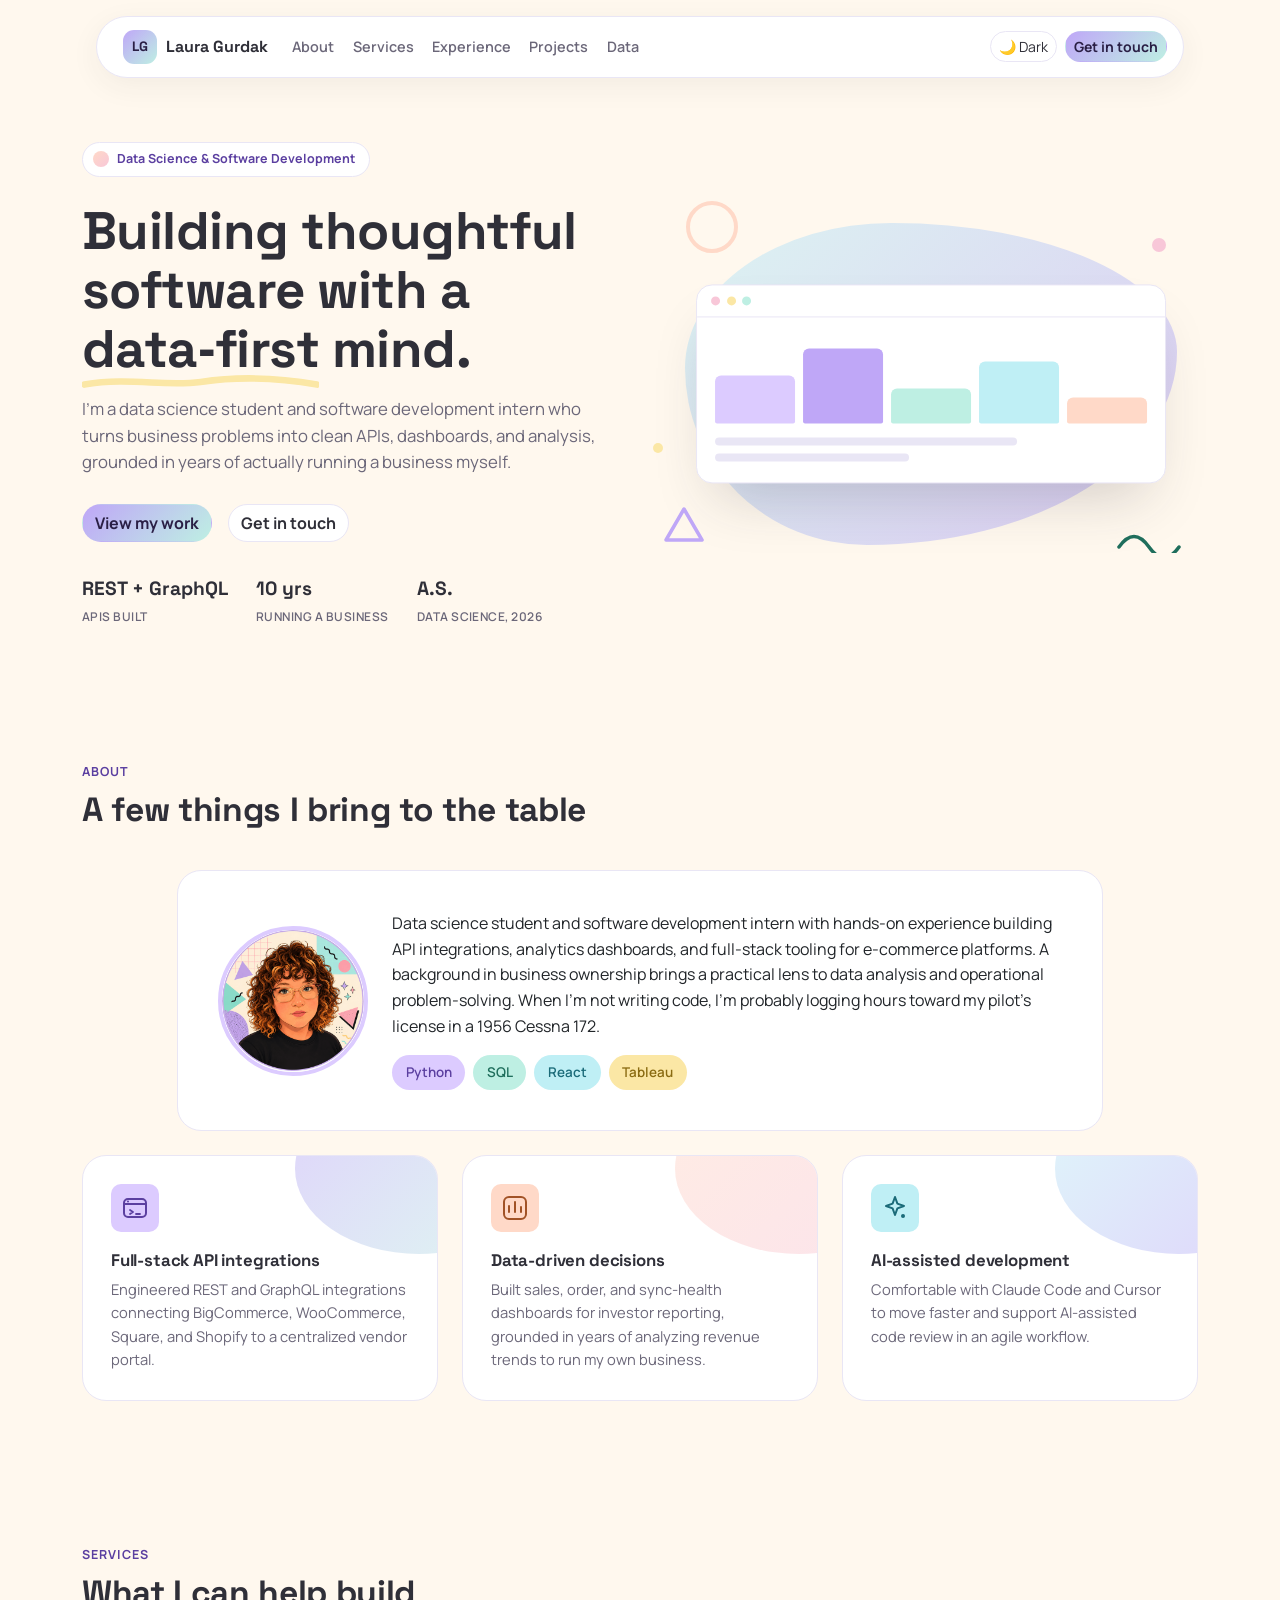
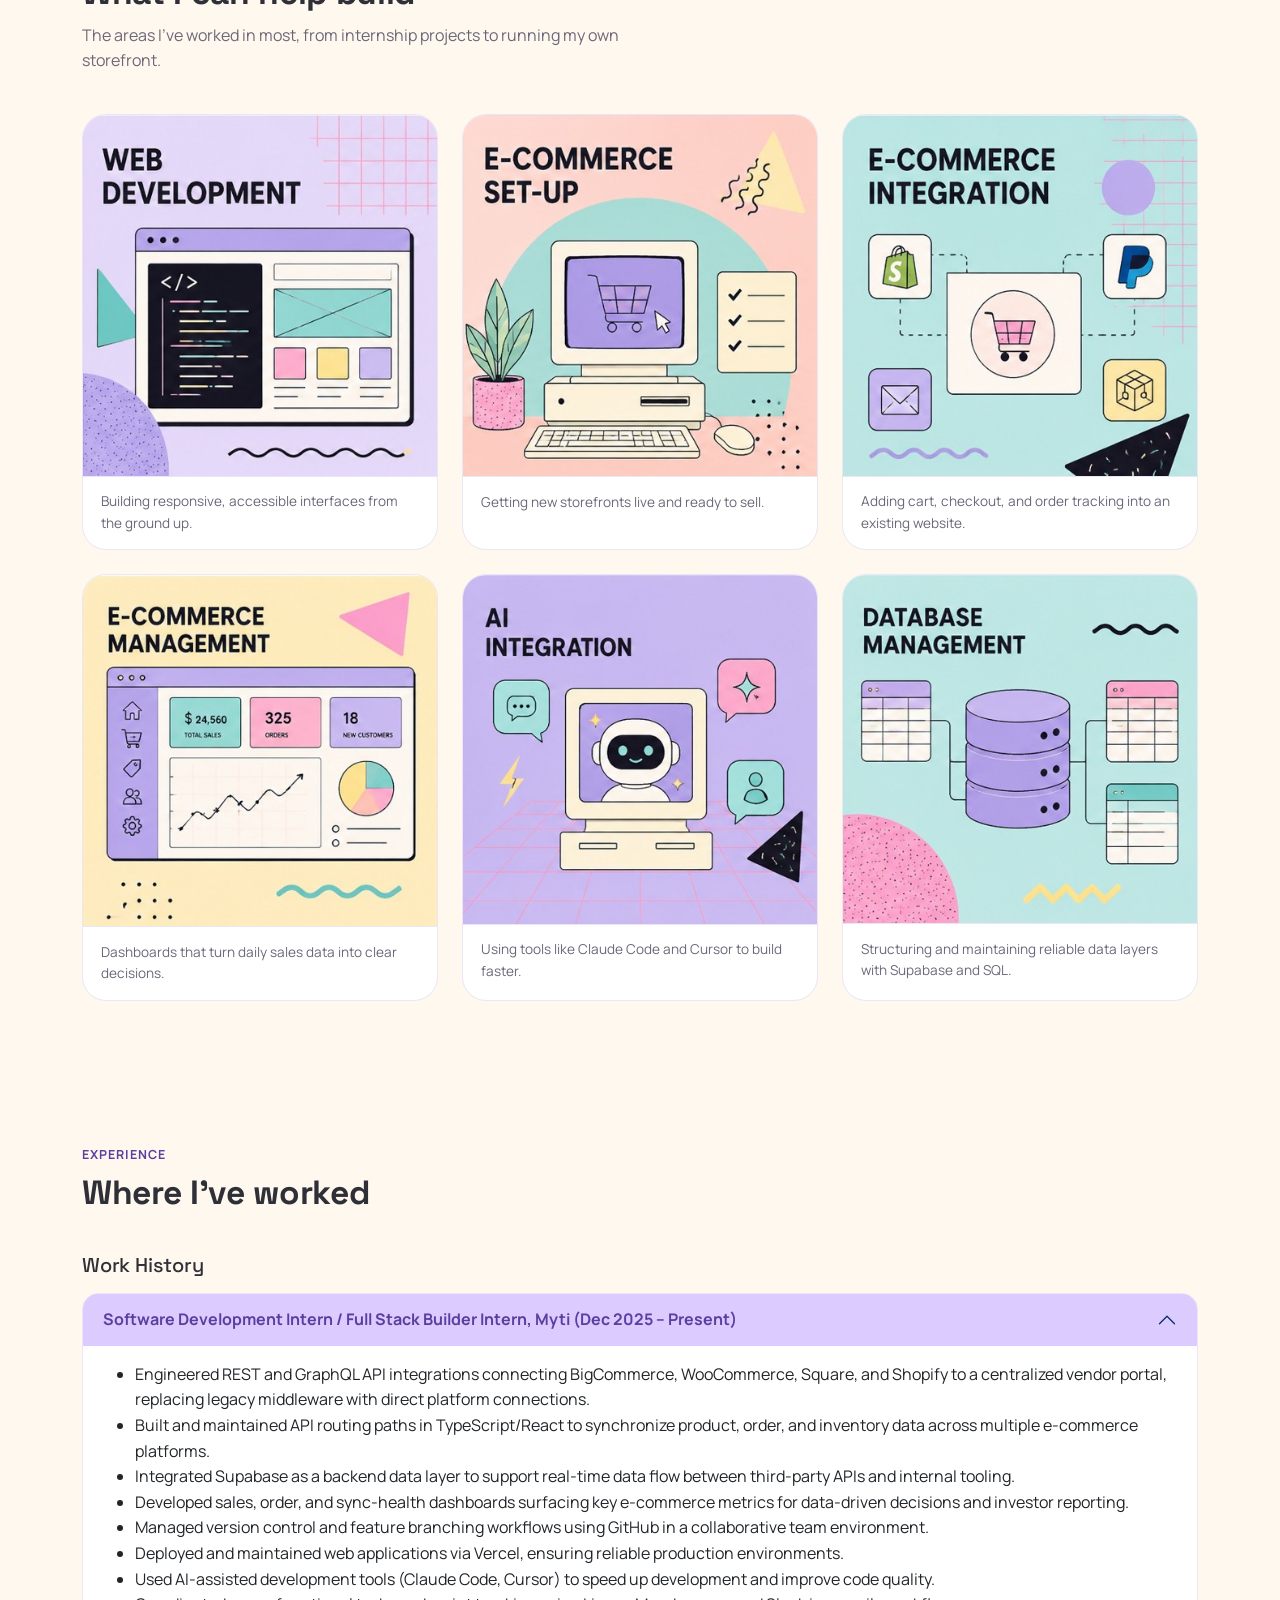
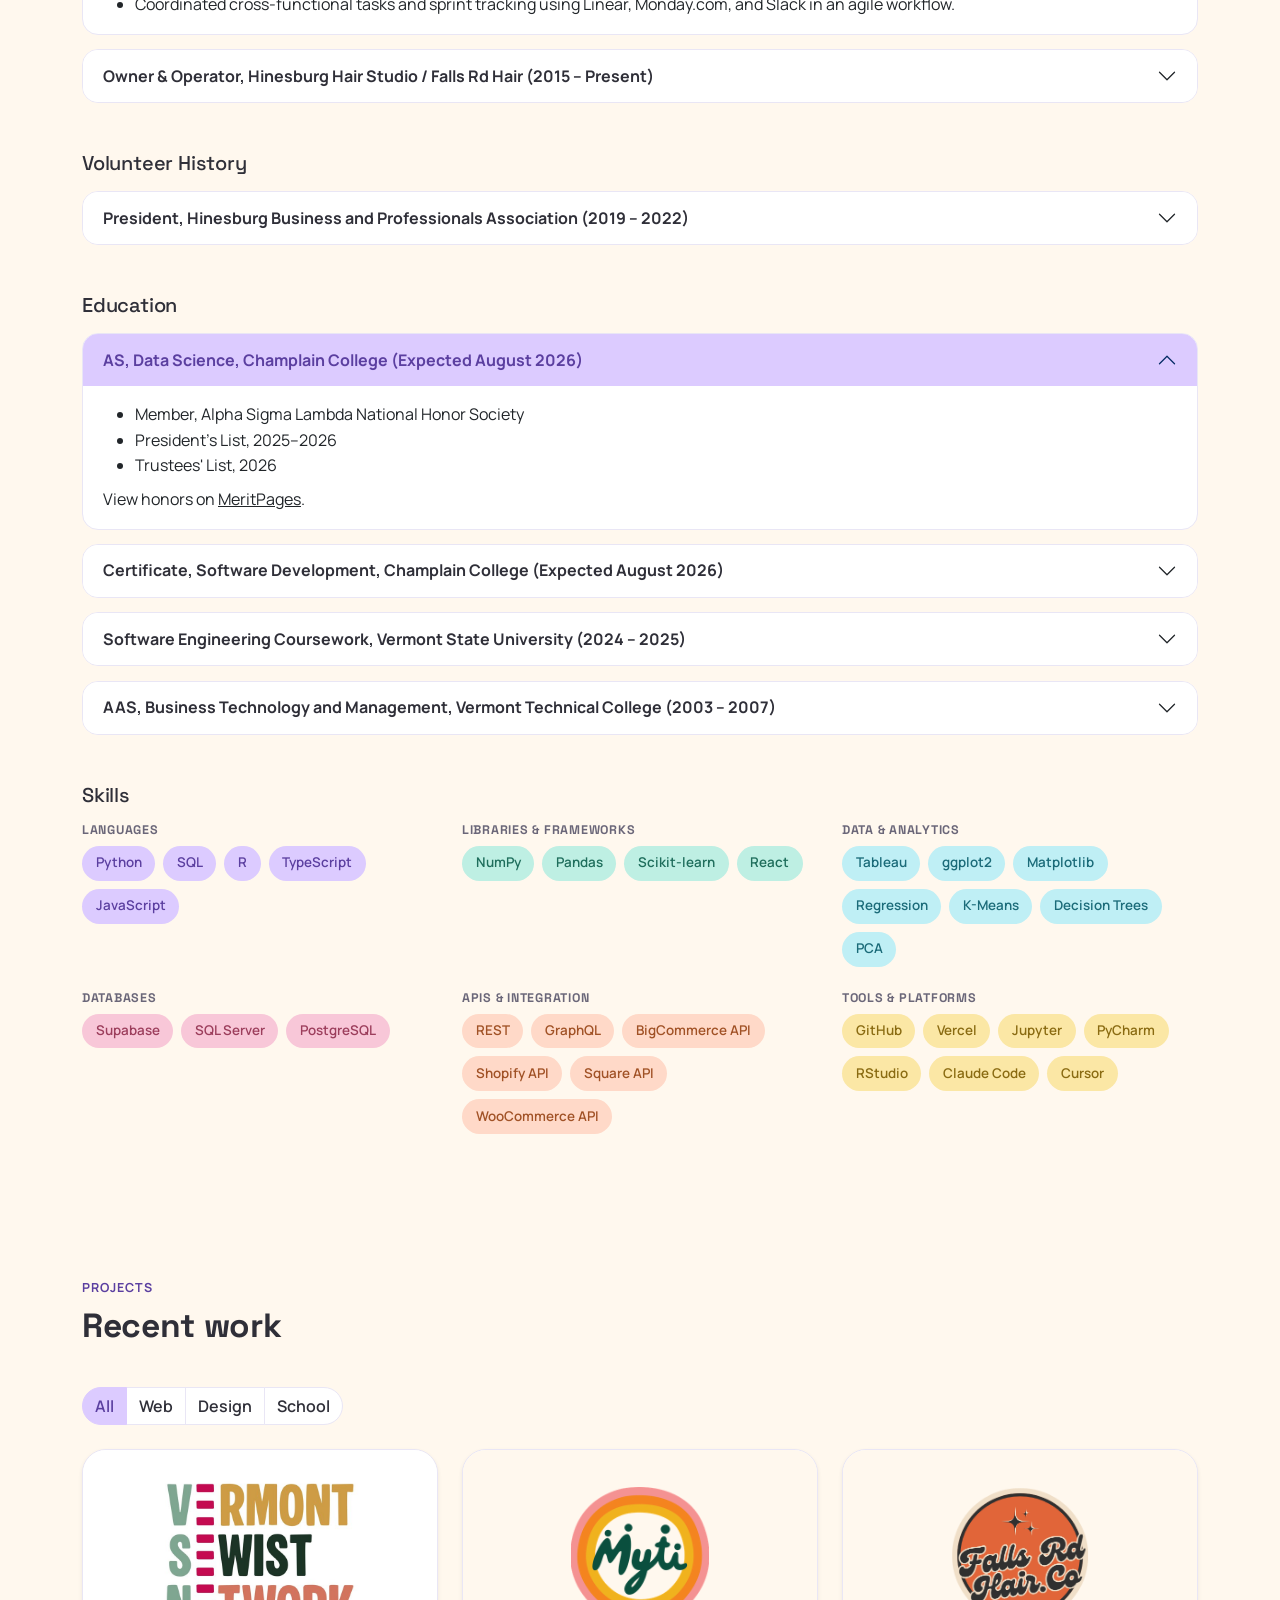
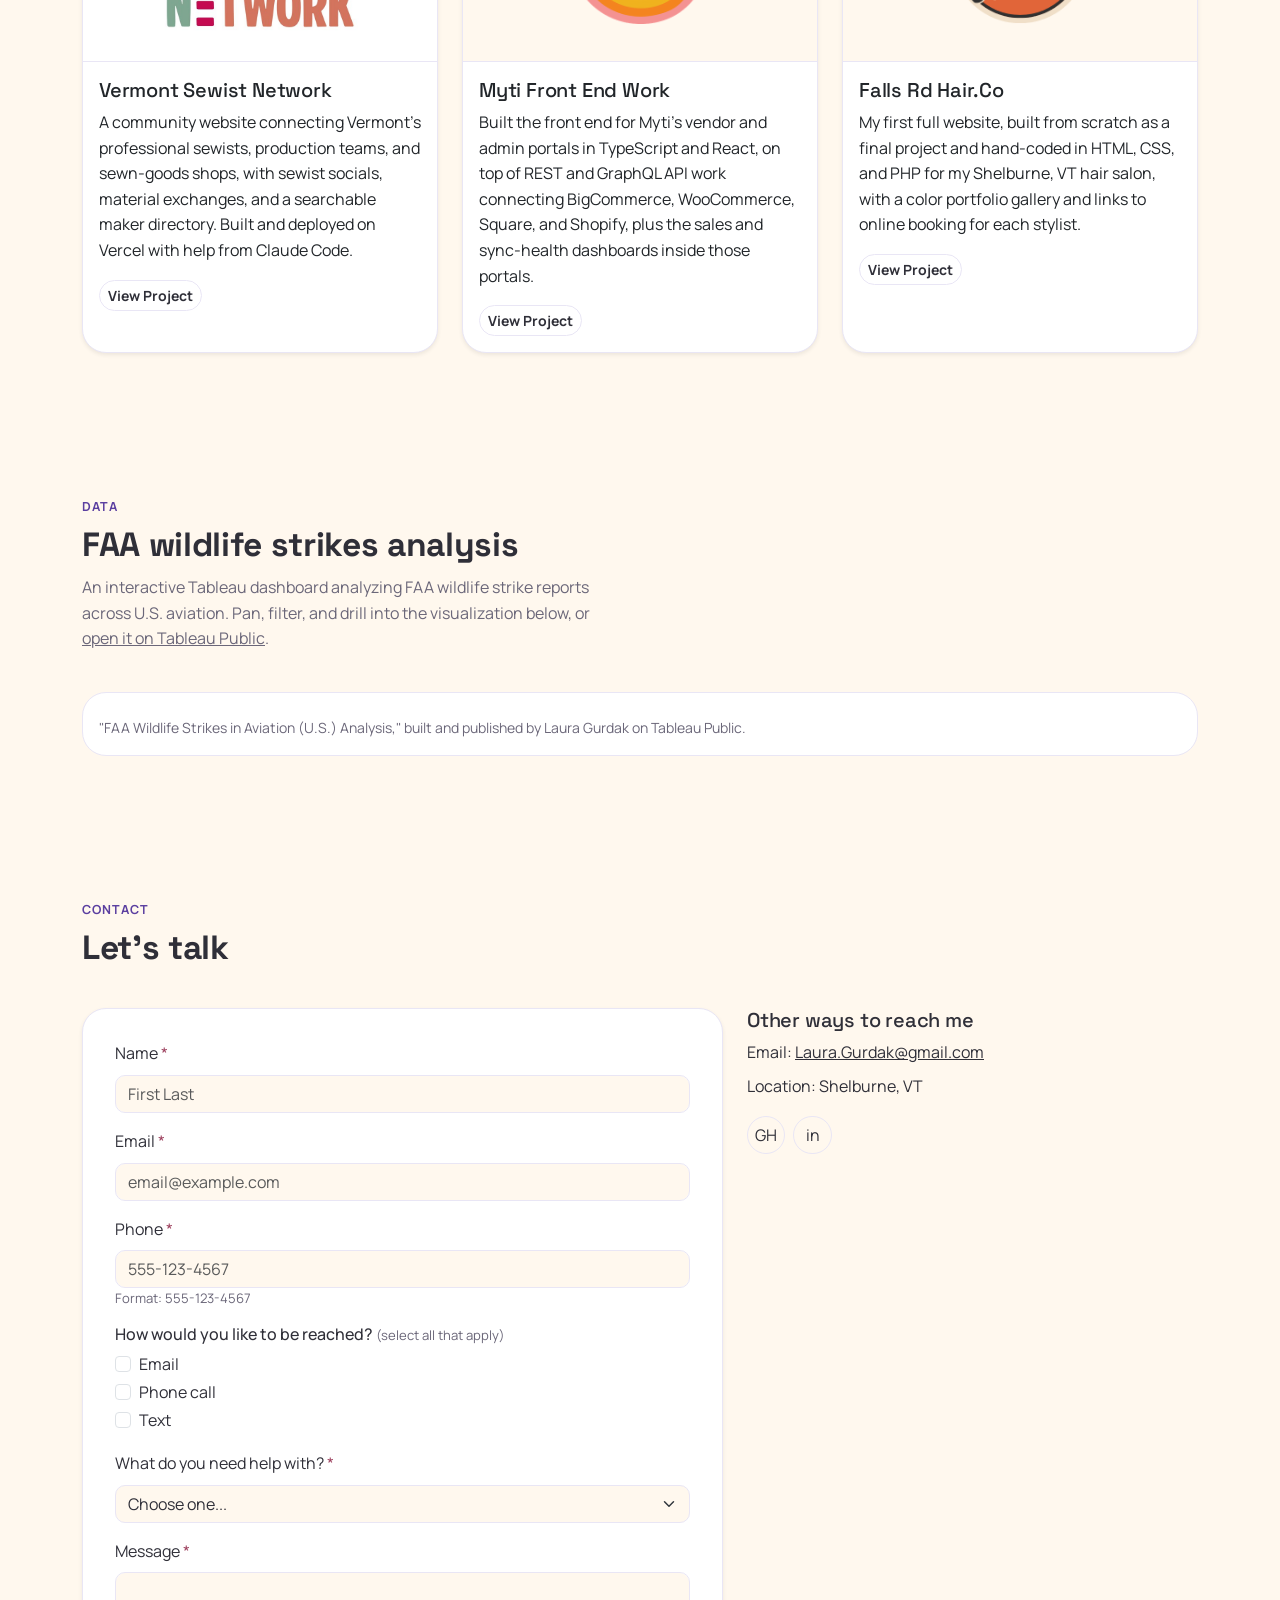
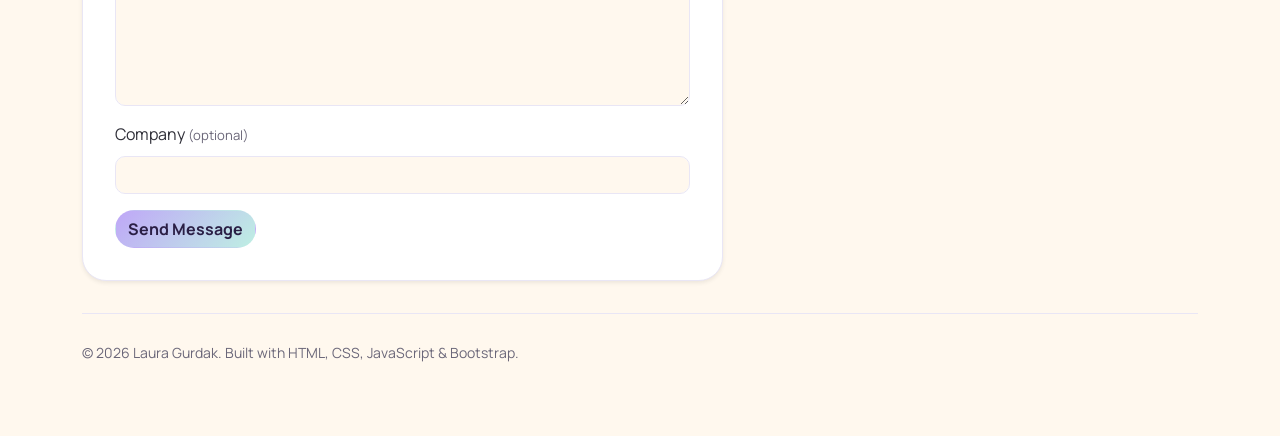
<file: index.html>
<!DOCTYPE html>
<html lang="en" data-bs-theme="light">
<head>
  <meta charset="UTF-8">
  <meta name="viewport" content="width=device-width, initial-scale=1.0">
  <title>Laura Gurdak | Interactive Resume</title>
  <meta name="description" content="Interactive resume and portfolio for Laura Gurdak, Data Science student at Champlain College.">
  <link rel="icon" type="image/svg+xml" href="images/favicon.svg">
  <link rel="icon" type="image/png" sizes="32x32" href="images/favicon-32.png">
  <link rel="apple-touch-icon" href="images/apple-touch-icon.png">
  <link href="https://cdn.jsdelivr.net/npm/bootstrap@5.3.3/dist/css/bootstrap.min.css" rel="stylesheet">
  <link rel="stylesheet" href="css/style.css">
</head>
<body data-bs-spy="scroll" data-bs-target="#primaryNav" data-bs-offset="120" tabindex="0">
  <a class="visually-hidden-focusable btn btn-dark position-absolute top-0 start-0 m-2" href="#main-content">Skip to main content</a>

  <!-- sticky nav: custom Bootstrap component combining navbar, navbar-nav,
       collapse/navbar-toggler, and btn classes into one persistent site-wide nav -->
  <div class="nav-shell">
    <nav class="navbar navbar-expand-lg site-nav" aria-label="Main navigation">
      <div class="container-fluid px-2">
        <a class="navbar-brand brand" href="#top">
          <span class="brand-mark" aria-hidden="true">LG</span>
          Laura Gurdak
        </a>
        <button class="navbar-toggler border-0" type="button" data-bs-toggle="collapse" data-bs-target="#mainNav" aria-controls="mainNav" aria-expanded="false" aria-label="Toggle navigation">
          <span class="navbar-toggler-icon"></span>
        </button>
        <div class="collapse navbar-collapse justify-content-between" id="mainNav">
          <ul class="navbar-nav" id="primaryNav">
            <li class="nav-item"><a class="nav-link" href="#about">About</a></li>
            <li class="nav-item"><a class="nav-link" href="#services">Services</a></li>
            <li class="nav-item"><a class="nav-link" href="#experience">Experience</a></li>
            <li class="nav-item"><a class="nav-link" href="#projects">Projects</a></li>
            <li class="nav-item"><a class="nav-link" href="#data">Data</a></li>
          </ul>
          <div class="d-flex align-items-center gap-2 mt-3 mt-lg-0 mb-2 mb-lg-0">
            <button id="themeToggle" type="button" class="btn btn-sm theme-toggle-btn" aria-pressed="false">🌙 Dark</button>
            <a href="#contact" class="btn btn-sm btn-gradient">Get in touch</a>
          </div>
        </div>
      </div>
    </nav>
  </div>

  <main id="main-content">
    <!-- Hero -->
    <section id="top" class="hero">
      <div class="container">
        <div class="row align-items-center g-5">
          <div class="col-12 col-lg-6">
            <span class="eyebrow-pill"><span class="swatch" aria-hidden="true"></span> Data Science &amp; Software Development</span>
            <h1>
              Building thoughtful software with a
              <span class="hero-underline">data&#8209;first<svg viewBox="0 0 200 12" preserveAspectRatio="none" aria-hidden="true"><path d="M2 8 C 40 2, 70 10, 100 6 S 160 2, 198 8" fill="none" stroke="var(--butter)" stroke-width="5" stroke-linecap="round"/></svg></span>
              mind.
            </h1>
            <p class="hero-sub">
              I'm a data science student and software development intern who turns business
              problems into clean APIs, dashboards, and analysis, grounded in years of actually
              running a business myself.
            </p>
            <div class="d-flex gap-3 flex-wrap">
              <a href="#projects" class="btn btn-gradient">View my work</a>
              <a href="#contact" class="btn btn-outline-theme">Get in touch</a>
            </div>
            <div class="hero-meta">
              <div><strong>REST + GraphQL</strong><span>APIs built</span></div>
              <div><strong>10 yrs</strong><span>Running a business</span></div>
              <div><strong>A.S.</strong><span>Data Science, 2026</span></div>
            </div>
          </div>

          <div class="col-12 col-lg-6">
            <div class="hero-art" aria-hidden="true">
              <div class="hero-blob"></div>

              <svg class="deco deco-ring deco-float" viewBox="0 0 54 54"><circle cx="27" cy="27" r="24" fill="none" stroke="var(--peach)" stroke-width="4"/></svg>
              <div class="deco deco-dot-1"></div>
              <svg class="deco deco-triangle deco-float" width="40" height="36" viewBox="0 0 40 36"><path d="M20 2 L38 33 L2 33 Z" fill="none" stroke="var(--lavender)" stroke-width="3.5" stroke-linejoin="round"/></svg>
              <svg class="deco deco-squiggle" width="70" height="24" viewBox="0 0 70 24"><path d="M2 18 C 12 4, 22 4, 32 18 S 52 32, 62 18" fill="none" stroke="var(--mint-ink)" stroke-width="3.5" stroke-linecap="round"/></svg>
              <div class="deco deco-dot-2 deco-float"></div>

              <div class="hero-browser">
                <div class="hero-browser__chrome"><i></i><i></i><i></i></div>
                <div class="hero-browser__body">
                  <div class="hero-bars"><i></i><i></i><i></i><i></i><i></i></div>
                  <div class="hero-lines"><span></span><span></span></div>
                </div>
              </div>
            </div>
          </div>
        </div>
      </div>
    </section>

    <!-- About: intro card + highlight cards -->
    <section id="about" class="content-section" aria-labelledby="aboutHeading">
      <div class="container">
        <div class="section-head">
          <span class="section-eyebrow">About</span>
          <h2 id="aboutHeading" class="section-title">A few things I bring to the table</h2>
        </div>

        <div class="row justify-content-center mb-4">
          <div class="col-12 col-lg-10">
            <div class="card profile-card p-4">
              <div class="card-body d-lg-flex align-items-center gap-4">
                <figure class="mb-3 mb-lg-0 flex-shrink-0">
                  <img src="images/avatar.png" alt="Cartoon illustrated portrait of Laura Gurdak with curly hair and glasses, set against a pastel Memphis-pattern background" class="profile-card__avatar rounded-circle img-fluid mx-auto d-block" width="480" height="480">
                  <figcaption class="visually-hidden">Generated with ChatGPT (OpenAI) from a custom prompt by Laura Gurdak, 2026.</figcaption>
                </figure>
                <div>
                  <p class="mb-3">
                    Data science student and software development intern with hands-on experience building
                    API integrations, analytics dashboards, and full-stack tooling for e-commerce platforms.
                    A background in business ownership brings a practical lens to data analysis and
                    operational problem-solving. When I'm not writing code, I'm probably logging hours toward
                    my pilot's license in a 1956 Cessna 172.
                  </p>
                  <div class="d-flex flex-wrap gap-2">
                    <span class="chip chip-lilac">Python</span>
                    <span class="chip chip-mint">SQL</span>
                    <span class="chip chip-aqua">React</span>
                    <span class="chip chip-butter">Tableau</span>
                  </div>
                </div>
              </div>
            </div>
          </div>
        </div>

        <div class="row row-cols-1 row-cols-md-3 g-4">
          <div class="col">
            <div class="feature-card">
              <div class="feature-card__corner feature-card__corner--lav-mint"></div>
              <div class="feature-card__icon feature-card__icon--lilac">
                <svg width="26" height="26" viewBox="0 0 26 26" fill="none" aria-hidden="true"><rect x="2" y="4" width="22" height="18" rx="4" stroke="var(--lavender-ink)" stroke-width="2"/><path d="M2 9h22" stroke="var(--lavender-ink)" stroke-width="2"/><circle cx="6" cy="6.5" r="1" fill="var(--lavender-ink)"/><path d="M8 15l3 2-3 2M14 19h4" stroke="var(--lavender-ink)" stroke-width="1.8" stroke-linecap="round" stroke-linejoin="round"/></svg>
              </div>
              <h3>Full-stack API integrations</h3>
              <p>Engineered REST and GraphQL integrations connecting BigCommerce, WooCommerce, Square, and Shopify to a centralized vendor portal.</p>
            </div>
          </div>
          <div class="col">
            <div class="feature-card">
              <div class="feature-card__corner feature-card__corner--peach-pink"></div>
              <div class="feature-card__icon feature-card__icon--peach">
                <svg width="26" height="26" viewBox="0 0 26 26" fill="none" aria-hidden="true"><rect x="2" y="2" width="22" height="22" rx="5" stroke="var(--peach-ink)" stroke-width="2"/><path d="M7 17V11M13 17V7M19 17v-5" stroke="var(--peach-ink)" stroke-width="2" stroke-linecap="round"/></svg>
              </div>
              <h3>Data-driven decisions</h3>
              <p>Built sales, order, and sync-health dashboards for investor reporting, grounded in years of analyzing revenue trends to run my own business.</p>
            </div>
          </div>
          <div class="col">
            <div class="feature-card">
              <div class="feature-card__corner feature-card__corner--aqua-lav"></div>
              <div class="feature-card__icon feature-card__icon--aqua">
                <svg width="26" height="26" viewBox="0 0 26 26" fill="none" aria-hidden="true"><path d="M13 2l2.4 6.6L22 11l-6.6 2.4L13 20l-2.4-6.6L4 11l6.6-2.4L13 2z" stroke="var(--aqua-ink)" stroke-width="2" stroke-linejoin="round"/><circle cx="21" cy="21" r="2" fill="var(--aqua-ink)"/></svg>
              </div>
              <h3>AI-assisted development</h3>
              <p>Comfortable with Claude Code and Cursor to move faster and support AI-assisted code review in an agile workflow.</p>
            </div>
          </div>
        </div>
      </div>
    </section>

    <!-- Services: illustrated tiles -->
    <section id="services" class="content-section" aria-labelledby="servicesHeading">
      <div class="container">
        <div class="section-head">
          <span class="section-eyebrow">Services</span>
          <h2 id="servicesHeading" class="section-title">What I can help build</h2>
          <p>The areas I've worked in most, from internship projects to running my own storefront.</p>
          <p class="visually-hidden">Illustrations below generated with ChatGPT (OpenAI) from custom prompts by Laura Gurdak, 2026.</p>
        </div>

        <div class="row row-cols-1 row-cols-sm-2 row-cols-lg-3 g-4">
          <div class="col">
            <figure class="service-tile m-0">
              <img src="images/services1.jpg" alt="Illustration of a browser window with a code editor and layout blocks, representing web development" class="img-fluid" loading="lazy">
              <figcaption>Building responsive, accessible interfaces from the ground up. <span class="figcaption-credit">(ChatGPT-generated illustration)</span></figcaption>
            </figure>
          </div>
          <div class="col">
            <figure class="service-tile m-0">
              <img src="images/services2.jpg" alt="Illustration of a desktop computer displaying a shopping cart icon, representing e-commerce set up" class="img-fluid" loading="lazy">
              <figcaption>Getting new storefronts live and ready to sell. <span class="figcaption-credit">(ChatGPT-generated illustration)</span></figcaption>
            </figure>
          </div>
          <div class="col">
            <figure class="service-tile m-0">
              <img src="images/services3.jpg" alt="Illustration of a shopping cart connected to Shopify, PayPal, email, and shipping icons, representing e-commerce integration" class="img-fluid" loading="lazy">
              <figcaption>Adding cart, checkout, and order tracking into an existing website. <span class="figcaption-credit">(ChatGPT-generated illustration)</span></figcaption>
            </figure>
          </div>
          <div class="col">
            <figure class="service-tile m-0">
              <img src="images/services4.jpg" alt="Illustration of a dashboard with sales totals, order counts, and a trend chart, representing e-commerce management" class="img-fluid" loading="lazy">
              <figcaption>Dashboards that turn daily sales data into clear decisions. <span class="figcaption-credit">(ChatGPT-generated illustration)</span></figcaption>
            </figure>
          </div>
          <div class="col">
            <figure class="service-tile m-0">
              <img src="images/services5.jpg" alt="Illustration of a friendly robot assistant on a computer screen, representing AI integration" class="img-fluid" loading="lazy">
              <figcaption>Using tools like Claude Code and Cursor to build faster. <span class="figcaption-credit">(ChatGPT-generated illustration)</span></figcaption>
            </figure>
          </div>
          <div class="col">
            <figure class="service-tile m-0">
              <img src="images/services6.jpg" alt="Illustration of a database connected to data tables, representing database management" class="img-fluid" loading="lazy">
              <figcaption>Structuring and maintaining reliable data layers with Supabase and SQL. <span class="figcaption-credit">(ChatGPT-generated illustration)</span></figcaption>
            </figure>
          </div>
        </div>
      </div>
    </section>

    <!-- Experience: work history, education, and skills -->
    <section id="experience" class="content-section" aria-labelledby="experienceHeading">
      <div class="container">
        <div class="section-head">
          <span class="section-eyebrow">Experience</span>
          <h2 id="experienceHeading" class="section-title">Where I've worked</h2>
        </div>

        <div class="mb-5">
          <h3 class="h5 mb-3">Work History</h3>
          <div class="accordion" id="experienceAccordion">
            <div class="accordion-item">
              <h4 class="accordion-header" id="exp1Heading">
                <button class="accordion-button" type="button" data-bs-toggle="collapse" data-bs-target="#exp1Collapse" aria-expanded="true" aria-controls="exp1Collapse">
                  Software Development Intern / Full Stack Builder Intern, Myti (Dec 2025 &ndash; Present)
                </button>
              </h4>
              <div id="exp1Collapse" class="accordion-collapse collapse show" role="region" aria-labelledby="exp1Heading" data-bs-parent="#experienceAccordion">
                <div class="accordion-body">
                  <ul class="mb-0">
                    <li>Engineered REST and GraphQL API integrations connecting BigCommerce, WooCommerce, Square, and Shopify to a centralized vendor portal, replacing legacy middleware with direct platform connections.</li>
                    <li>Built and maintained API routing paths in TypeScript/React to synchronize product, order, and inventory data across multiple e-commerce platforms.</li>
                    <li>Integrated Supabase as a backend data layer to support real-time data flow between third-party APIs and internal tooling.</li>
                    <li>Developed sales, order, and sync-health dashboards surfacing key e-commerce metrics for data-driven decisions and investor reporting.</li>
                    <li>Managed version control and feature branching workflows using GitHub in a collaborative team environment.</li>
                    <li>Deployed and maintained web applications via Vercel, ensuring reliable production environments.</li>
                    <li>Used AI-assisted development tools (Claude Code, Cursor) to speed up development and improve code quality.</li>
                    <li>Coordinated cross-functional tasks and sprint tracking using Linear, Monday.com, and Slack in an agile workflow.</li>
                  </ul>
                </div>
              </div>
            </div>
            <div class="accordion-item">
              <h4 class="accordion-header" id="exp2Heading">
                <button class="accordion-button collapsed" type="button" data-bs-toggle="collapse" data-bs-target="#exp2Collapse" aria-expanded="false" aria-controls="exp2Collapse">
                  Owner &amp; Operator, Hinesburg Hair Studio / Falls Rd Hair (2015 &ndash; Present)
                </button>
              </h4>
              <div id="exp2Collapse" class="accordion-collapse collapse" role="region" aria-labelledby="exp2Heading" data-bs-parent="#experienceAccordion">
                <div class="accordion-body">
                  <ul class="mb-0">
                    <li>Owned and operated a client-facing service business, managing payroll, scheduling, inventory, vendor relationships, and financial reporting.</li>
                    <li>Analyzed revenue trends and operational data to inform staffing decisions and service pricing strategy.</li>
                    <li>Transitioned to independent practice in 2025.</li>
                  </ul>
                </div>
              </div>
            </div>
          </div>
        </div>

        <div class="mb-5">
          <h3 class="h5 mb-3">Volunteer History</h3>
          <div class="accordion" id="volunteerAccordion">
            <div class="accordion-item">
              <h4 class="accordion-header" id="volunteer1Heading">
                <button class="accordion-button collapsed" type="button" data-bs-toggle="collapse" data-bs-target="#volunteer1Collapse" aria-expanded="false" aria-controls="volunteer1Collapse">
                  President, Hinesburg Business and Professionals Association (2019 &ndash; 2022)
                </button>
              </h4>
              <div id="volunteer1Collapse" class="accordion-collapse collapse" role="region" aria-labelledby="volunteer1Heading" data-bs-parent="#volunteerAccordion">
                <div class="accordion-body">
                  <ul class="mb-0">
                    <li>Led a regional professional organization overseeing member engagement, event coordination, and community business advocacy.</li>
                    <li>Managed organizational communications, scheduling, and stakeholder relations across the local business community.</li>
                    <li>Co-organized a community economic stimulus event during the 2020 pandemic shutdown to support local Hinesburg businesses.</li>
                  </ul>
                </div>
              </div>
            </div>
          </div>
        </div>

        <div class="mb-5">
          <h3 class="h5 mb-3">Education</h3>
          <div class="accordion" id="educationAccordion">
            <div class="accordion-item">
              <h4 class="accordion-header" id="edu1Heading">
                <button class="accordion-button" type="button" data-bs-toggle="collapse" data-bs-target="#edu1Collapse" aria-expanded="true" aria-controls="edu1Collapse">
                  AS, Data Science, Champlain College (Expected August 2026)
                </button>
              </h4>
              <div id="edu1Collapse" class="accordion-collapse collapse show" role="region" aria-labelledby="edu1Heading" data-bs-parent="#educationAccordion">
                <div class="accordion-body">
                  <ul class="mb-2">
                    <li>Member, Alpha Sigma Lambda National Honor Society</li>
                    <li>President's List, 2025&ndash;2026</li>
                    <li>Trustees' List, 2026</li>
                  </ul>
                  <p class="mb-0">View honors on <a href="https://meritpages.com/lauragurdak" target="_blank" rel="noopener noreferrer">MeritPages</a>.</p>
                </div>
              </div>
            </div>
            <div class="accordion-item">
              <h4 class="accordion-header" id="edu2Heading">
                <button class="accordion-button collapsed" type="button" data-bs-toggle="collapse" data-bs-target="#edu2Collapse" aria-expanded="false" aria-controls="edu2Collapse">
                  Certificate, Software Development, Champlain College (Expected August 2026)
                </button>
              </h4>
              <div id="edu2Collapse" class="accordion-collapse collapse" role="region" aria-labelledby="edu2Heading" data-bs-parent="#educationAccordion">
                <div class="accordion-body">
                  <p class="mb-0">Pursued alongside the A.S. in Data Science at Champlain College Online.</p>
                </div>
              </div>
            </div>
            <div class="accordion-item">
              <h4 class="accordion-header" id="edu3Heading">
                <button class="accordion-button collapsed" type="button" data-bs-toggle="collapse" data-bs-target="#edu3Collapse" aria-expanded="false" aria-controls="edu3Collapse">
                  Software Engineering Coursework, Vermont State University (2024 &ndash; 2025)
                </button>
              </h4>
              <div id="edu3Collapse" class="accordion-collapse collapse" role="region" aria-labelledby="edu3Heading" data-bs-parent="#educationAccordion">
                <div class="accordion-body">
                  <ul class="mb-0">
                    <li>President's List, 2024&ndash;2025</li>
                  </ul>
                </div>
              </div>
            </div>
            <div class="accordion-item">
              <h4 class="accordion-header" id="edu4Heading">
                <button class="accordion-button collapsed" type="button" data-bs-toggle="collapse" data-bs-target="#edu4Collapse" aria-expanded="false" aria-controls="edu4Collapse">
                  AAS, Business Technology and Management, Vermont Technical College (2003 &ndash; 2007)
                </button>
              </h4>
              <div id="edu4Collapse" class="accordion-collapse collapse" role="region" aria-labelledby="edu4Heading" data-bs-parent="#educationAccordion">
                <div class="accordion-body">
                  <ul class="mb-0">
                    <li>Dean's List, 2005&ndash;2007</li>
                  </ul>
                </div>
              </div>
            </div>
          </div>
        </div>

        <div>
          <h3 class="h5 mb-3">Skills</h3>
          <div class="row row-cols-1 row-cols-md-2 row-cols-lg-3 g-4">
            <div class="col">
              <h4 class="h6 text-uppercase skill-group-label mb-2">Languages</h4>
              <div class="d-flex flex-wrap gap-2">
                <span class="chip chip-lilac">Python</span>
                <span class="chip chip-lilac">SQL</span>
                <span class="chip chip-lilac">R</span>
                <span class="chip chip-lilac">TypeScript</span>
                <span class="chip chip-lilac">JavaScript</span>
              </div>
            </div>
            <div class="col">
              <h4 class="h6 text-uppercase skill-group-label mb-2">Libraries &amp; Frameworks</h4>
              <div class="d-flex flex-wrap gap-2">
                <span class="chip chip-mint">NumPy</span>
                <span class="chip chip-mint">Pandas</span>
                <span class="chip chip-mint">Scikit-learn</span>
                <span class="chip chip-mint">React</span>
              </div>
            </div>
            <div class="col">
              <h4 class="h6 text-uppercase skill-group-label mb-2">Data &amp; Analytics</h4>
              <div class="d-flex flex-wrap gap-2">
                <span class="chip chip-aqua">Tableau</span>
                <span class="chip chip-aqua">ggplot2</span>
                <span class="chip chip-aqua">Matplotlib</span>
                <span class="chip chip-aqua">Regression</span>
                <span class="chip chip-aqua">K-Means</span>
                <span class="chip chip-aqua">Decision Trees</span>
                <span class="chip chip-aqua">PCA</span>
              </div>
            </div>
            <div class="col">
              <h4 class="h6 text-uppercase skill-group-label mb-2">Databases</h4>
              <div class="d-flex flex-wrap gap-2">
                <span class="chip chip-blush">Supabase</span>
                <span class="chip chip-blush">SQL Server</span>
                <span class="chip chip-blush">PostgreSQL</span>
              </div>
            </div>
            <div class="col">
              <h4 class="h6 text-uppercase skill-group-label mb-2">APIs &amp; Integration</h4>
              <div class="d-flex flex-wrap gap-2">
                <span class="chip chip-peach">REST</span>
                <span class="chip chip-peach">GraphQL</span>
                <span class="chip chip-peach">BigCommerce API</span>
                <span class="chip chip-peach">Shopify API</span>
                <span class="chip chip-peach">Square API</span>
                <span class="chip chip-peach">WooCommerce API</span>
              </div>
            </div>
            <div class="col">
              <h4 class="h6 text-uppercase skill-group-label mb-2">Tools &amp; Platforms</h4>
              <div class="d-flex flex-wrap gap-2">
                <span class="chip chip-butter">GitHub</span>
                <span class="chip chip-butter">Vercel</span>
                <span class="chip chip-butter">Jupyter</span>
                <span class="chip chip-butter">PyCharm</span>
                <span class="chip chip-butter">RStudio</span>
                <span class="chip chip-butter">Claude Code</span>
                <span class="chip chip-butter">Cursor</span>
              </div>
            </div>
          </div>
        </div>
      </div>
    </section>

    <!-- Projects: filterable portfolio grid -->
    <section id="projects" class="content-section" aria-labelledby="projectsHeading">
      <div class="container">
        <div class="section-head">
          <span class="section-eyebrow">Projects</span>
          <h2 id="projectsHeading" class="section-title">Recent work</h2>
        </div>

        <div class="filter-bar btn-group mb-4 flex-wrap" role="group" aria-label="Filter projects by category">
          <button type="button" class="btn active" data-filter="all" aria-pressed="true">All</button>
          <button type="button" class="btn" data-filter="web" aria-pressed="false">Web</button>
          <button type="button" class="btn" data-filter="design" aria-pressed="false">Design</button>
          <button type="button" class="btn" data-filter="school" aria-pressed="false">School</button>
        </div>

        <div class="row row-cols-1 row-cols-md-2 row-cols-lg-3 g-4">
          <div class="col" data-category="web design">
            <div class="card project-card shadow-sm h-100">
              <figure class="mb-0 project-thumb-logo project-thumb-logo--full">
                <img src="images/vsn-logo.jpg" alt="Vermont Sewist Network logo" width="600" height="600" loading="lazy">
                <figcaption class="visually-hidden">Vermont Sewist Network logo</figcaption>
              </figure>
              <div class="card-body">
                <h3 class="h5 card-title">Vermont Sewist Network</h3>
                <p class="card-text">A community website connecting Vermont's professional sewists, production teams, and sewn-goods shops, with sewist socials, material exchanges, and a searchable maker directory. Built and deployed on Vercel with help from Claude Code.</p>
                <a href="https://vt-sewist-network.vercel.app/" target="_blank" rel="noopener noreferrer" class="btn btn-sm btn-outline-theme">View Project</a>
              </div>
            </div>
          </div>
          <div class="col" data-category="web">
            <div class="card project-card shadow-sm h-100">
              <figure class="mb-0 project-thumb-logo">
                <img src="images/myti-logo.png" alt="Myti logo" loading="lazy">
                <figcaption class="visually-hidden">Myti logo, courtesy of <a href="https://myti.com" target="_blank" rel="noopener noreferrer">myti.com</a></figcaption>
              </figure>
              <div class="card-body">
                <h3 class="h5 card-title">Myti Front End Work</h3>
                <p class="card-text">Built the front end for Myti's vendor and admin portals in TypeScript and React, on top of REST and GraphQL API work connecting BigCommerce, WooCommerce, Square, and Shopify, plus the sales and sync-health dashboards inside those portals.</p>
                <a href="https://myti.com" target="_blank" rel="noopener noreferrer" class="btn btn-sm btn-outline-theme">View Project</a>
              </div>
            </div>
          </div>
          <div class="col" data-category="web school">
            <div class="card project-card shadow-sm h-100">
              <figure class="mb-0 project-thumb-logo">
                <img src="images/fallsrd-logo.png" alt="Falls Rd Hair.Co logo" width="305" height="305" loading="lazy">
                <figcaption class="visually-hidden">Falls Rd Hair.Co logo</figcaption>
              </figure>
              <div class="card-body">
                <h3 class="h5 card-title">Falls Rd Hair.Co</h3>
                <p class="card-text">My first full website, built from scratch as a final project and hand-coded in HTML, CSS, and PHP for my Shelburne, VT hair salon, with a color portfolio gallery and links to online booking for each stylist.</p>
                <a href="https://fallsrdhair.co/" target="_blank" rel="noopener noreferrer" class="btn btn-sm btn-outline-theme">View Project</a>
              </div>
            </div>
          </div>
        </div>
      </div>
    </section>

    <!-- Data: embedded Tableau Public dashboard -->
    <section id="data" class="content-section" aria-labelledby="dataHeading">
      <div class="container">
        <div class="section-head">
          <span class="section-eyebrow">Data</span>
          <h2 id="dataHeading" class="section-title">FAA wildlife strikes analysis</h2>
          <p>
            An interactive Tableau dashboard analyzing FAA wildlife strike reports across U.S. aviation.
            Pan, filter, and drill into the visualization below, or
            <a href="https://public.tableau.com/views/FAAWildlifeStrikesinAviationU_S_Analysis/Dashboard1" target="_blank" rel="noopener noreferrer">open it on Tableau Public</a>.
          </p>
        </div>
        <figure class="tableau-embed mb-0">
          <script type="module" src="https://public.tableau.com/javascripts/api/tableau.embedding.3.latest.min.js"></script>
          <tableau-viz
            id="wildlifeStrikesViz"
            src="https://public.tableau.com/views/FAAWildlifeStrikesinAviationU_S_Analysis/Dashboard1"
            width="100%"
            height="800"
            hide-tabs
            toolbar="bottom">
          </tableau-viz>
          <noscript>
            <p>This dashboard requires JavaScript. View it directly on
              <a href="https://public.tableau.com/views/FAAWildlifeStrikesinAviationU_S_Analysis/Dashboard1" target="_blank" rel="noopener noreferrer">Tableau Public</a>.
            </p>
          </noscript>
          <figcaption class="mt-2 small">
            "FAA Wildlife Strikes in Aviation (U.S.) Analysis," built and published by Laura Gurdak on Tableau Public.
          </figcaption>
        </figure>
      </div>
    </section>

    <!-- Contact: validated form + alternate contact methods -->
    <section id="contact" class="content-section" aria-labelledby="contactHeading">
      <div class="container">
        <div class="section-head">
          <span class="section-eyebrow">Contact</span>
          <h2 id="contactHeading" class="section-title">Let's talk</h2>
        </div>

        <div class="row">
          <div class="col-12 col-lg-7">
            <div id="formSuccess" class="alert alert-success d-none" role="alert">
              Thanks for reaching out! I'll get back to you soon.
            </div>
            <div id="formError" class="alert alert-danger d-none" role="alert">
              Something went wrong sending your message. Try again, or email me directly at
              <a href="mailto:Laura.Gurdak@gmail.com">Laura.Gurdak@gmail.com</a>.
            </div>

            <!-- TODO: replace YOUR_FORM_ID with a real Formspree endpoint (see js/script.js) -->
            <form class="contact-form needs-validation shadow-sm" action="https://formspree.io/f/YOUR_FORM_ID" method="POST" novalidate>
              <input type="text" name="_gotcha" class="d-none" tabindex="-1" autocomplete="off" aria-hidden="true">
              <input type="hidden" name="_subject" value="New message from lauragurdak.com">

              <div class="mb-3">
                <label for="contactName" class="form-label">Name <span class="required-tag">*</span></label>
                <input type="text" class="form-control" id="contactName" name="name" placeholder="First Last" required>
                <div class="invalid-feedback">Please enter your name.</div>
              </div>

              <div class="mb-3">
                <label for="contactEmail" class="form-label">Email <span class="required-tag">*</span></label>
                <input type="email" class="form-control" id="contactEmail" name="email" placeholder="email@example.com" required>
                <div class="invalid-feedback">That's not a valid email address.</div>
              </div>

              <div class="mb-3">
                <label for="contactPhone" class="form-label">Phone <span class="required-tag">*</span></label>
                <input type="tel" class="form-control" id="contactPhone" name="phone" placeholder="555-123-4567" pattern="[0-9]{3}-[0-9]{3}-[0-9]{4}" required>
                <div class="form-hint">Format: 555-123-4567</div>
                <div class="invalid-feedback">That's not a valid phone number. Use the format 555-123-4567.</div>
              </div>

              <fieldset class="mb-3">
                <legend class="form-label h6">How would you like to be reached? <span class="form-hint">(select all that apply)</span></legend>
                <div class="form-check">
                  <input class="form-check-input" type="checkbox" name="contact-method" value="email" id="contactMethodEmail">
                  <label class="form-check-label" for="contactMethodEmail">Email</label>
                </div>
                <div class="form-check">
                  <input class="form-check-input" type="checkbox" name="contact-method" value="phone" id="contactMethodPhone">
                  <label class="form-check-label" for="contactMethodPhone">Phone call</label>
                </div>
                <div class="form-check">
                  <input class="form-check-input" type="checkbox" name="contact-method" value="text" id="contactMethodText">
                  <label class="form-check-label" for="contactMethodText">Text</label>
                </div>
              </fieldset>

              <div class="mb-3">
                <label for="projectType" class="form-label">What do you need help with? <span class="required-tag">*</span></label>
                <select class="form-select" id="projectType" name="project-type" required>
                  <option value="" selected disabled>Choose one...</option>
                  <option value="hire-me">Hire Laura Gurdak</option>
                  <option value="web-dev">Web Development</option>
                  <option value="ecommerce-setup">E-Commerce Set-Up</option>
                  <option value="ecommerce-integration">E-Commerce Integration</option>
                  <option value="ecommerce-management">E-Commerce Management</option>
                  <option value="ai-integration">AI Integration</option>
                  <option value="database">Database Management</option>
                  <option value="other">Other</option>
                </select>
                <div class="invalid-feedback">Please choose an option.</div>
              </div>

              <div class="mb-3">
                <label for="contactMessage" class="form-label">Message <span class="required-tag">*</span></label>
                <textarea class="form-control" id="contactMessage" name="message" rows="5" required></textarea>
                <div class="invalid-feedback">Please enter a message.</div>
              </div>

              <div class="mb-3">
                <label for="contactCompany" class="form-label">Company <span class="optional-tag">(optional)</span></label>
                <input type="text" class="form-control" id="contactCompany" name="company">
              </div>

              <button type="submit" class="btn btn-gradient">Send Message</button>
            </form>
          </div>

          <div class="col-12 col-lg-5 mt-4 mt-lg-0">
            <h3 class="h5">Other ways to reach me</h3>
            <ul class="list-unstyled">
              <li class="mb-2">Email: <a href="mailto:Laura.Gurdak@gmail.com">Laura.Gurdak@gmail.com</a></li>
              <li class="mb-2">Location: Shelburne, VT</li>
            </ul>
            <div class="social-links d-flex gap-2 mt-3">
              <a href="https://github.com/el-em-g" target="_blank" rel="noopener noreferrer" class="btn" aria-label="Laura Gurdak on GitHub">GH</a>
              <a href="https://www.linkedin.com/in/laura-gurdak-lmg" target="_blank" rel="noopener noreferrer" class="btn" aria-label="Laura Gurdak on LinkedIn">in</a>
            </div>
          </div>
        </div>

        <footer class="site-footer-inline">
          <p class="mb-0 small">&copy; 2026 Laura Gurdak. Built with HTML, CSS, JavaScript &amp; Bootstrap.</p>
        </footer>
      </div>
    </section>
  </main>

  <script src="https://cdn.jsdelivr.net/npm/bootstrap@5.3.3/dist/js/bootstrap.bundle.min.js"></script>
  <script src="js/script.js"></script>
</body>
</html>
</file>
<file: css/style.css>
/* self-hosted fonts, no external requests */
@font-face {
  font-family: "Manrope";
  font-weight: 400 800;
  font-style: normal;
  font-display: swap;
  src: url("../fonts/manrope.woff2") format("woff2");
}

@font-face {
  font-family: "Space Grotesk";
  font-weight: 500 700;
  font-style: normal;
  font-display: swap;
  src: url("../fonts/spacegrotesk.woff2") format("woff2");
}

:root {
  --cream: #fff8ee;
  --white: #ffffff;
  --charcoal: #2f2f38;
  --ink-soft: #6b6779;
  --border: #e9e6f5;

  --lavender: #bfa7f7;
  --lilac: #dccbff;
  --mint: #beefe3;
  --aqua: #bfeff5;
  --blush: #f8c7d8;
  --peach: #ffd9c8;
  --butter: #fbe7a5;

  --lavender-ink: #5b3fa0;
  --mint-ink: #1f6e5c;
  --aqua-ink: #1b6b79;
  --blush-ink: #9c3e5c;
  --peach-ink: #a15226;
  --butter-ink: #8a6b12;

  --grad-lav-mint: linear-gradient(135deg, var(--lavender), var(--mint));
  --grad-peach-pink: linear-gradient(135deg, var(--peach), var(--blush));
  --grad-aqua-lav: linear-gradient(135deg, var(--aqua), var(--lavender));
  --grad-butter-cream: linear-gradient(135deg, var(--butter), var(--cream));

  --font-display: "Space Grotesk", "Segoe UI", Roboto, Helvetica, Arial, sans-serif;
  --font-body: "Manrope", "Segoe UI", Roboto, Helvetica, Arial, sans-serif;

  --radius-lg: 24px;
  --radius-md: 16px;
  --radius-sm: 10px;
  --transition: 0.2s ease;
  --ease: cubic-bezier(0.22, 1, 0.36, 1);
}

/* dark theme just remaps the same tokens, components don't need to know */
[data-bs-theme="dark"] {
  --cream: #201c2e;
  --white: #2a2438;
  --charcoal: #f3f0fa;
  --ink-soft: #b6afcb;
  --border: #3e3652;

  --lavender: #b79cfa;
  --lilac: #c7adff;
  --mint: #8fe0c9;
  --aqua: #8fdcea;
  --blush: #f2a9c4;
  --peach: #ffc09e;
  --butter: #f3d876;

  --lavender-ink: #e4d9ff;
  --mint-ink: #dffbf1;
  --aqua-ink: #dff8fc;
  --blush-ink: #fce2eb;
  --peach-ink: #ffe7d6;
  --butter-ink: #fcf0c4;
}

html {
  scroll-behavior: smooth;
}

body {
  background-color: var(--cream);
  color: var(--charcoal);
  font-family: var(--font-body);
  line-height: 1.6;
  transition: background-color var(--transition), color var(--transition);
}

a {
  color: inherit;
}

h1, h2, h3, h4 {
  font-family: var(--font-display);
  font-weight: 700;
  letter-spacing: -0.01em;
}

::selection {
  background: var(--lilac);
  color: var(--lavender-ink);
}

.section-eyebrow {
  display: block;
  font-size: 0.78rem;
  font-weight: 700;
  text-transform: uppercase;
  letter-spacing: 0.08em;
  color: var(--lavender-ink);
  margin-bottom: 0.5rem;
}

.section-title {
  font-size: clamp(1.6rem, 3vw, 2.1rem);
  margin: 0;
}

.section-head {
  margin-bottom: 2.5rem;
}

.section-head p {
  color: var(--ink-soft);
  max-width: 34rem;
  margin: 0.6rem 0 0;
}

.content-section {
  padding: 4.5rem 0;
  scroll-margin-top: 5.5rem;
}

/* Nav sits in its own wrapper so it can go sticky without dragging the
   hero content up with it (negative margin gets the spacing back) */
.nav-shell {
  position: sticky;
  top: 1rem;
  z-index: 40;
  padding: 0 1rem;
  margin-bottom: -4rem;
}

.site-nav {
  max-width: 68rem;
  margin: 0 auto;
  border-radius: var(--radius-lg);
  background-color: var(--white);
  border: 1px solid var(--border);
  box-shadow: 0 8px 30px rgba(47, 47, 56, 0.06);
  padding: 0.5rem 0.5rem 0.5rem 1.1rem;
}

.site-nav .navbar-collapse {
  margin-top: 0.5rem;
}

@media (min-width: 992px) {
  .site-nav {
    border-radius: 999px;
  }

  .site-nav .navbar-collapse {
    margin-top: 0;
  }
}

.brand {
  display: flex;
  align-items: center;
  gap: 0.6rem;
  font-family: var(--font-display);
  font-weight: 700;
  font-size: 1rem;
  text-decoration: none;
  color: var(--charcoal);
}

.brand-mark {
  width: 34px;
  height: 34px;
  border-radius: 11px;
  background: var(--grad-lav-mint);
  display: grid;
  place-items: center;
  font-family: var(--font-display);
  font-weight: 700;
  color: #2a1f45;
  font-size: 0.85rem;
  flex-shrink: 0;
}

.site-nav .nav-link {
  border-radius: 999px;
  padding: 0.5rem 0.9rem;
  font-weight: 600;
  font-size: 0.9rem;
  color: var(--ink-soft);
  transition: background var(--transition), color var(--transition);
}

.site-nav .nav-link:hover,
.site-nav .nav-link.active {
  background-color: var(--lilac);
  color: var(--lavender-ink);
}

.theme-toggle-btn {
  border: 1px solid var(--border);
  color: var(--charcoal);
  border-radius: 999px;
  background-color: var(--white);
}

.theme-toggle-btn:hover {
  border-color: var(--lavender);
}

@media (min-width: 992px) {
  .site-nav .navbar-nav {
    flex-direction: row;
    align-items: center;
    gap: 0.15rem;
  }
}

/* buttons */

.btn-gradient {
  background: var(--grad-lav-mint);
  color: #2a1f45;
  border: 1px solid transparent;
  border-radius: 999px;
  font-weight: 700;
  transition: transform var(--transition), box-shadow var(--transition);
}

.btn-gradient:hover {
  transform: translateY(-2px);
  box-shadow: 0 10px 24px rgba(191, 167, 247, 0.4);
  color: #2a1f45;
}

.btn-outline-theme {
  background-color: var(--white);
  border: 1px solid var(--border);
  color: var(--charcoal);
  border-radius: 999px;
  font-weight: 700;
  transition: transform var(--transition), border-color var(--transition), box-shadow var(--transition);
}

.btn-outline-theme:hover {
  transform: translateY(-2px);
  border-color: var(--lavender);
  box-shadow: 0 10px 20px rgba(47, 47, 56, 0.06);
  color: var(--charcoal);
}

/* ---- hero ---- */

.hero {
  position: relative;
  padding: 9rem 0 4rem;
  overflow: hidden;
}

.eyebrow-pill {
  display: inline-flex;
  align-items: center;
  gap: 0.5rem;
  background-color: var(--white);
  border: 1px solid var(--border);
  border-radius: 999px;
  padding: 0.4rem 0.9rem 0.4rem 0.6rem;
  font-size: 0.78rem;
  font-weight: 700;
  color: var(--lavender-ink);
  margin-bottom: 1.5rem;
}

.eyebrow-pill .swatch {
  width: 16px;
  height: 16px;
  border-radius: 50%;
  background: var(--grad-peach-pink);
}

.hero h1 {
  font-size: clamp(2.1rem, 4.4vw, 3.3rem);
  line-height: 1.12;
  margin-bottom: 1.1rem;
}

.hero-underline {
  position: relative;
  white-space: nowrap;
}

.hero-underline svg {
  position: absolute;
  left: 0;
  bottom: -0.14em;
  width: 100%;
  height: 0.3em;
}

.hero-sub {
  font-size: 1.05rem;
  color: var(--ink-soft);
  max-width: 34rem;
  margin-bottom: 1.75rem;
}

.hero-meta {
  display: flex;
  gap: 1.75rem;
  flex-wrap: wrap;
  margin-top: 2rem;
}

.hero-meta div {
  display: flex;
  flex-direction: column;
  gap: 0.1rem;
}

.hero-meta strong {
  font-family: var(--font-display);
  font-size: 1.2rem;
}

.hero-meta span {
  font-size: 0.75rem;
  color: var(--ink-soft);
  font-weight: 600;
  text-transform: uppercase;
  letter-spacing: 0.04em;
}

.hero-art {
  position: relative;
  height: 24rem;
}

.hero-blob {
  position: absolute;
  inset: 8% 4%;
  border-radius: 42% 58% 63% 37% / 45% 40% 60% 55%;
  background: var(--grad-aqua-lav);
  opacity: 0.55;
  animation: blobmove 14s ease-in-out infinite;
}

@keyframes blobmove {
  0%, 100% { border-radius: 42% 58% 63% 37% / 45% 40% 60% 55%; }
  50% { border-radius: 58% 42% 40% 60% / 55% 60% 40% 45%; }
}

.hero-browser {
  position: absolute;
  top: 50%;
  left: 50%;
  transform: translate(-50%, -50%);
  width: 88%;
  background-color: var(--white);
  border: 1px solid var(--border);
  border-radius: var(--radius-md);
  box-shadow: 0 30px 60px -20px rgba(47, 47, 56, 0.22);
  overflow: hidden;
}

.hero-browser__chrome {
  display: flex;
  align-items: center;
  gap: 0.4rem;
  padding: 0.7rem 0.9rem;
  border-bottom: 1px solid var(--border);
}

.hero-browser__chrome i {
  width: 9px;
  height: 9px;
  border-radius: 50%;
  display: block;
}

.hero-browser__chrome i:nth-child(1) { background-color: var(--blush); }
.hero-browser__chrome i:nth-child(2) { background-color: var(--butter); }
.hero-browser__chrome i:nth-child(3) { background-color: var(--mint); }

.hero-browser__body {
  padding: 1.1rem 1.1rem 1.3rem;
}

.hero-bars {
  display: flex;
  align-items: flex-end;
  gap: 0.5rem;
  height: 5.5rem;
  margin-bottom: 0.9rem;
}

.hero-bars i {
  flex: 1;
  border-radius: 6px 6px 2px 2px;
  display: block;
}

.hero-bars i:nth-child(1) { height: 55%; background-color: var(--lilac); }
.hero-bars i:nth-child(2) { height: 85%; background-color: var(--lavender); }
.hero-bars i:nth-child(3) { height: 40%; background-color: var(--mint); }
.hero-bars i:nth-child(4) { height: 70%; background-color: var(--aqua); }
.hero-bars i:nth-child(5) { height: 30%; background-color: var(--peach); }

.hero-lines span {
  display: block;
  height: 8px;
  border-radius: 5px;
  background-color: var(--border);
  margin-bottom: 0.5rem;
}

.hero-lines span:nth-child(1) { width: 70%; }
.hero-lines span:nth-child(2) { width: 45%; margin-bottom: 0; }

.deco {
  position: absolute;
  z-index: 1;
}

.deco-float {
  animation: floaty 6s ease-in-out infinite;
}

.deco-ring {
  width: 54px;
  height: 54px;
  top: 2%;
  left: 4%;
}

.deco-dot-1 {
  width: 14px;
  height: 14px;
  top: 12%;
  right: 6%;
  background-color: var(--blush);
  border-radius: 50%;
}

.deco-triangle {
  top: 82%;
  left: 0;
}

.deco-squiggle {
  bottom: 6%;
  right: 2%;
}

.deco-dot-2 {
  width: 10px;
  height: 10px;
  bottom: 32%;
  left: -2%;
  background-color: var(--butter);
  border-radius: 50%;
}

@keyframes floaty {
  0%, 100% { transform: translateY(0); }
  50% { transform: translateY(-10px); }
}

@media (prefers-reduced-motion: reduce) {
  .hero-blob,
  .deco-float {
    animation: none;
  }
}

@media (max-width: 991.98px) {
  .hero-art {
    height: 18rem;
    margin-top: 2rem;
  }
}

/* About bio card. Same card/rounded-circle/badge combo as the Bootstrap
   docs example, just restyled with a thin border instead of a shadow. */
.profile-card {
  background-color: var(--white);
  border: 1px solid var(--border);
  border-radius: var(--radius-lg);
  transition: transform var(--transition), border-color var(--transition), box-shadow var(--transition);
}

.profile-card:hover {
  transform: translateY(-4px);
  border-color: var(--lavender);
  box-shadow: 0 20px 40px -18px rgba(47, 47, 56, 0.16);
}

.profile-card__avatar {
  width: 150px;
  height: 150px;
  object-fit: cover;
  border: 4px solid var(--lilac);
}

/* feature / highlight cards */
.feature-card {
  position: relative;
  background-color: var(--white);
  border: 1px solid var(--border);
  border-radius: var(--radius-lg);
  padding: 1.75rem;
  overflow: hidden;
  height: 100%;
  transition: transform var(--transition), border-color var(--transition), box-shadow var(--transition);
}

.feature-card:hover {
  transform: translateY(-6px);
  border-color: var(--lavender);
  box-shadow: 0 20px 40px -18px rgba(47, 47, 56, 0.16);
}

.feature-card__corner {
  position: absolute;
  top: -30%;
  right: -30%;
  width: 70%;
  height: 70%;
  border-radius: 50%;
  opacity: 0.5;
  z-index: 0;
}

.feature-card__corner--lav-mint { background: var(--grad-lav-mint); }
.feature-card__corner--peach-pink { background: var(--grad-peach-pink); }
.feature-card__corner--aqua-lav { background: var(--grad-aqua-lav); }

.feature-card__icon--lilac { background-color: var(--lilac); }
.feature-card__icon--peach { background-color: var(--peach); }
.feature-card__icon--aqua { background-color: var(--aqua); }

.feature-card__icon {
  width: 3rem;
  height: 3rem;
  border-radius: var(--radius-sm);
  display: grid;
  place-items: center;
  margin-bottom: 1.1rem;
  position: relative;
  z-index: 1;
}

.feature-card h3 {
  font-size: 1.05rem;
  margin-bottom: 0.5rem;
  position: relative;
  z-index: 1;
}

.feature-card p {
  color: var(--ink-soft);
  font-size: 0.92rem;
  margin: 0;
  position: relative;
  z-index: 1;
}

/* Services grid, tiles are illustrated jpgs so the card just frames them */
.service-tile {
  background-color: var(--white);
  border: 1px solid var(--border);
  border-radius: var(--radius-lg);
  overflow: hidden;
  height: 100%;
  transition: transform var(--transition), border-color var(--transition), box-shadow var(--transition);
}

.service-tile:hover {
  transform: translateY(-6px);
  border-color: var(--lavender);
  box-shadow: 0 20px 40px -18px rgba(47, 47, 56, 0.16);
}

.service-tile img {
  display: block;
  width: 100%;
  height: auto;
}

.service-tile figcaption {
  padding: 0.9rem 1.1rem;
  font-size: 0.85rem;
  color: var(--ink-soft);
  border-top: 1px solid var(--border);
}

/* visible on screen readers only, matches Bootstrap's .visually-hidden */
.figcaption-credit {
  position: absolute;
  width: 1px;
  height: 1px;
  padding: 0;
  margin: -1px;
  overflow: hidden;
  clip: rect(0, 0, 0, 0);
  white-space: nowrap;
  border: 0;
}

/* accordion (Experience) */
.accordion-item {
  background-color: var(--white);
  border: 1px solid var(--border) !important;
  border-radius: var(--radius-md) !important;
  overflow: hidden;
  margin-bottom: 0.9rem;
}

.accordion-button {
  font-family: var(--font-body);
  font-weight: 700;
  background-color: var(--white);
  color: var(--charcoal);
}

.accordion-button:not(.collapsed) {
  background-color: var(--lilac);
  color: var(--lavender-ink);
  box-shadow: none;
}

.accordion-button:focus {
  box-shadow: 0 0 0 3px var(--lilac);
}

/* Bootstrap's default caret is a dark PNG-style filter; drop it so the
   caret picks up the button's own text color instead */
.accordion-button::after {
  filter: none;
}

.skill-group-label {
  color: var(--ink-soft);
  font-size: 0.78rem;
  letter-spacing: 0.06em;
  font-weight: 700;
}

.chip {
  display: inline-block;
  font-size: 0.84rem;
  font-weight: 600;
  padding: 0.42rem 0.85rem;
  border-radius: 999px;
  transition: transform var(--transition);
}

.chip:hover {
  transform: translateY(-2px);
}

.chip-lilac { background-color: var(--lilac); color: var(--lavender-ink); }
.chip-mint { background-color: var(--mint); color: var(--mint-ink); }
.chip-aqua { background-color: var(--aqua); color: var(--aqua-ink); }
.chip-blush { background-color: var(--blush); color: var(--blush-ink); }
.chip-peach { background-color: var(--peach); color: var(--peach-ink); }
.chip-butter { background-color: var(--butter); color: var(--butter-ink); }

.project-card {
  background-color: var(--white);
  border: 1px solid var(--border);
  border-radius: var(--radius-lg);
  height: 100%;
  overflow: hidden;
  transition: transform var(--transition), border-color var(--transition), box-shadow var(--transition);
}

.project-card:hover {
  transform: translateY(-6px);
  border-color: var(--lavender);
  box-shadow: 0 20px 40px -18px rgba(47, 47, 56, 0.16);
}

.project-card img {
  border-bottom: 1px solid var(--border);
}

/* real company logo, shown centered/contained instead of stretched
   edge to edge like the placeholder thumbnails */
.project-thumb-logo {
  display: flex;
  align-items: center;
  justify-content: center;
  aspect-ratio: 400 / 240;
  background-color: var(--cream);
  border-bottom: 1px solid var(--border);
}

.project-thumb-logo img {
  width: auto;
  height: auto; /* keep the ratio when the img carries width/height attributes */
  max-width: 45%;
  max-height: 65%;
  border-bottom: none;
}

/* square logo with its own white background, so fill the frame height
   instead of shrinking like the smaller company marks */
.project-thumb-logo--full {
  background-color: #ffffff; /* matches the logo's own white; --white turns dark in dark mode */
}

.project-thumb-logo--full {
  position: relative;
  overflow: hidden;
}

/* absolutely positioned so the square image can't push the frame taller
   than its 400:240 box */
.project-thumb-logo--full img {
  position: absolute;
  inset: 0;
  margin: auto;
  width: auto;
  height: 100%;
  max-width: 100%;
  max-height: 100%;
  object-fit: contain;
}

.filter-bar .btn {
  border: 1px solid var(--border);
  color: var(--charcoal);
  border-radius: 999px;
  font-weight: 600;
  background-color: var(--white);
}

.filter-bar .btn.active,
.filter-bar .btn:hover {
  background-color: var(--lilac);
  color: var(--lavender-ink);
  border-color: var(--lilac);
}

/* Tableau's own web component handles its internal styling, this is
   just the card frame around it */
.tableau-embed {
  background-color: var(--white);
  border: 1px solid var(--border);
  border-radius: var(--radius-lg);
  padding: 1rem;
  overflow-x: auto;
}

.tableau-embed figcaption {
  color: var(--ink-soft);
}

.contact-form {
  background-color: var(--white);
  border: 1px solid var(--border);
  border-radius: var(--radius-lg);
  padding: 2rem;
}

.contact-form .form-control {
  border-radius: var(--radius-sm);
  border: 1px solid var(--border);
  background-color: var(--cream);
  color: var(--charcoal);
}

.contact-form .form-control:focus {
  border-color: var(--lavender);
  box-shadow: 0 0 0 3px var(--lilac);
  background-color: var(--white);
}

/* Email/phone warn on their own, no JS: :not(:placeholder-shown) skips
   empty fields, :not(:focus) waits until the user has left the field */
#contactEmail:not(:placeholder-shown):not(:focus):invalid,
#contactPhone:not(:placeholder-shown):not(:focus):invalid {
  border-color: var(--blush-ink);
}

#contactEmail:not(:placeholder-shown):not(:focus):invalid ~ .invalid-feedback,
#contactPhone:not(:placeholder-shown):not(:focus):invalid ~ .invalid-feedback {
  display: block;
}

#contactEmail:not(:placeholder-shown):valid,
#contactPhone:not(:placeholder-shown):valid {
  border-color: var(--mint-ink);
}

.contact-form .form-select {
  border-radius: var(--radius-sm);
  border: 1px solid var(--border);
  background-color: var(--cream);
  color: var(--charcoal);
}

.contact-form .form-select:focus {
  border-color: var(--lavender);
  box-shadow: 0 0 0 3px var(--lilac);
  background-color: var(--white);
}

.contact-form fieldset {
  border: none;
  padding: 0;
  margin: 0;
}

.contact-form legend {
  float: none;
  width: auto;
}

.contact-form .form-check-input {
  accent-color: var(--lavender);
}

.contact-form .required-tag {
  color: var(--blush-ink);
}

.contact-form .optional-tag,
.contact-form .form-hint {
  color: var(--ink-soft);
  font-weight: 400;
  font-size: 0.82rem;
}

.site-footer-inline {
  border-top: 1px solid var(--border);
  margin-top: 2rem;
  padding-top: 1.75rem;
  color: var(--ink-soft);
}

.social-links .btn {
  width: 2.4rem;
  height: 2.4rem;
  padding: 0;
  border-radius: 50%;
  border: 1px solid var(--border);
  color: var(--charcoal);
  display: inline-flex;
  align-items: center;
  justify-content: center;
  transition: background var(--transition), border-color var(--transition);
}

.social-links .btn:hover {
  background-color: var(--lilac);
  border-color: var(--lavender);
  color: var(--lavender-ink);
}
</file>
